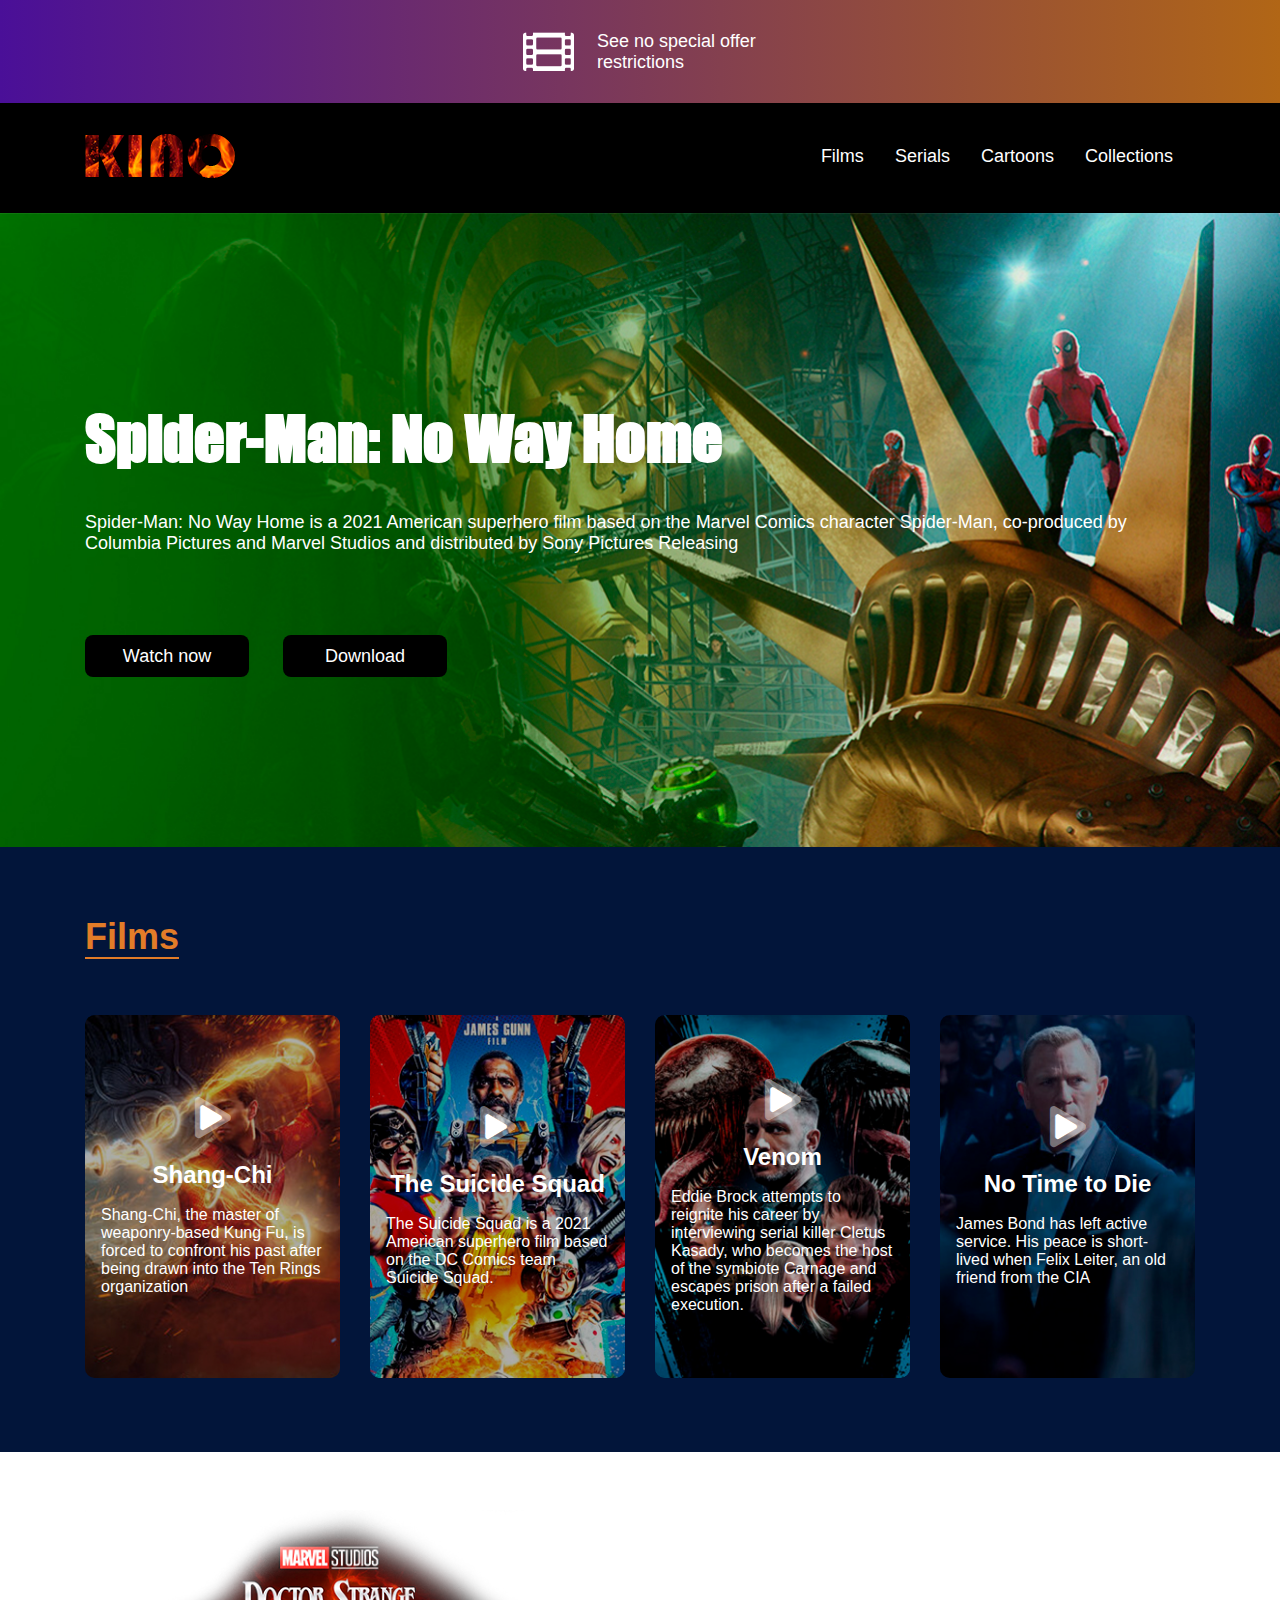
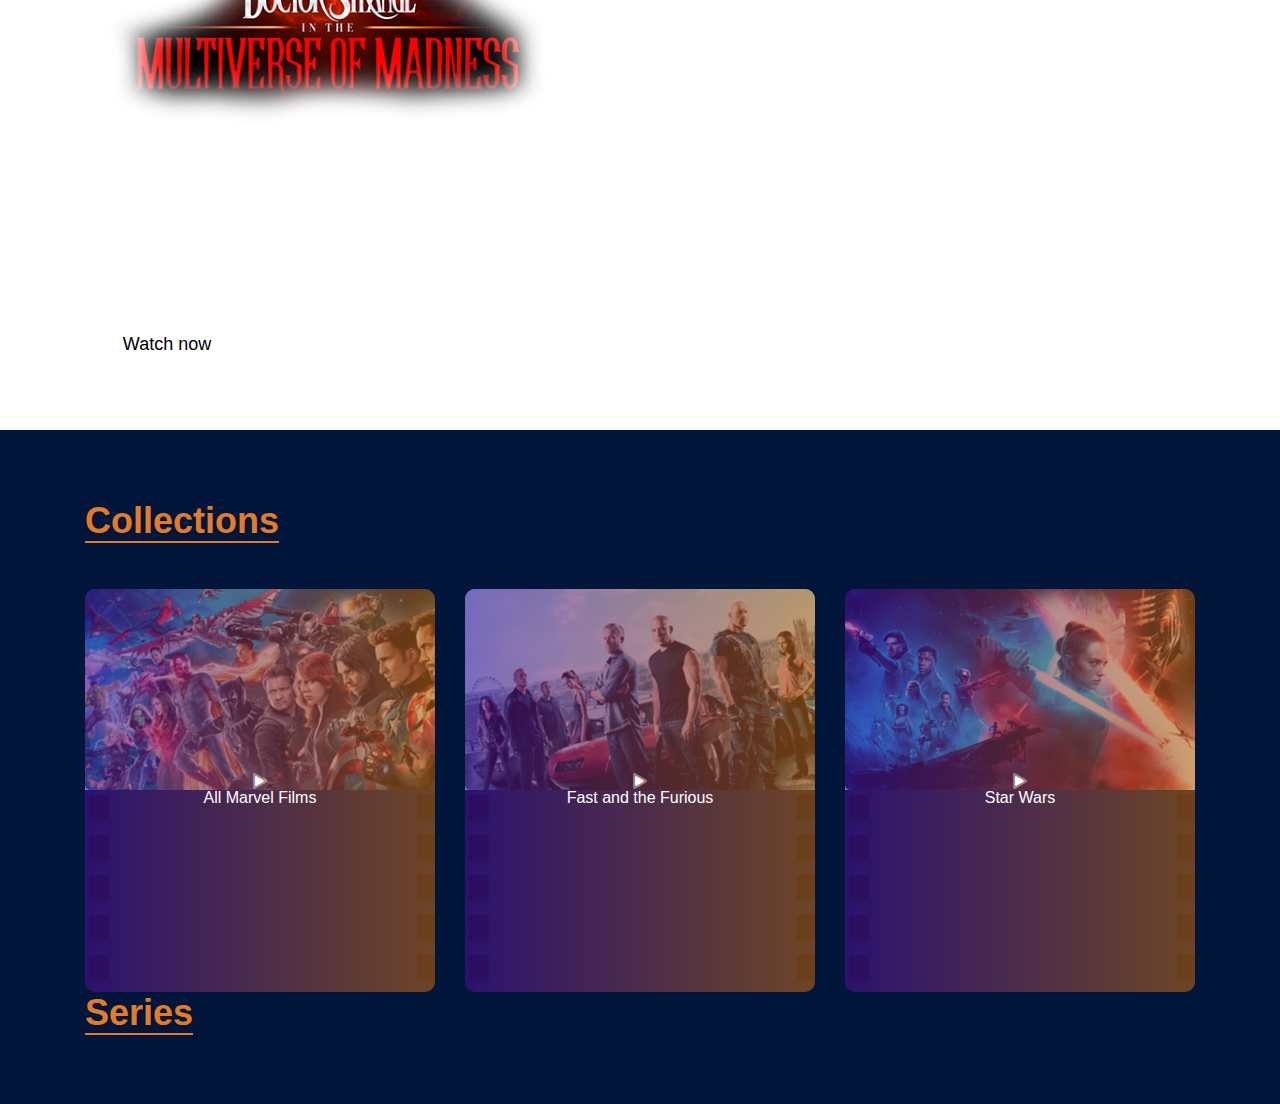
<file: index.html>
<!DOCTYPE html>
<html lang="en">

<head>
    <meta charset="UTF-8">
    <meta name="viewport" content="width=device-width, initial-scale=1.0">
    <meta http-equiv="X-UA-Compatible" content="ie=edge">
    <title>Document</title>
    <link rel="stylesheet" href="css/all.css">
    <link rel="stylesheet" href="css/font.css">
    <link rel="stylesheet" href="css/style.css">
    <link rel="stylesheet" href="css/media.css">

</head>

<body>

    <header>
        <div class="poster">
            <i class="far fa-film"></i>
            <p>See no special offer
                restrictions</p>
        </div>

        <div class="menu">
            <div class="container">
                <nav>
                    <a class="logo" href=""><img src="img/logo.png" alt=""></a>

                    <ul>
                        <li><a href="">Films</a></li>
                        <li><a href="">Serials</a></li>
                        <li><a href="">Cartoons</a></li>
                        <li><a href="">Collections</a></li>
                    </ul>
                </nav>
            </div>
        </div>

        <div class="text">
            <div class="container">
                <div class="text-block">
                    <h1>Spider-Man: No Way Home</h1>
                    <p>Spider-Man: No Way Home is a 2021 American superhero film based on
                        the Marvel Comics character Spider-Man, co-produced by Columbia
                        Pictures and Marvel Studios and distributed by Sony Pictures Releasing</p>
                    <div class="btn">

                        <a href="vid/Доктор Стрэндж.mp4">Watch now</a>

                        <a href="vid/Доктор Стрэндж.zip">Download</a>
                    </div>
                </div>
            </div>
        </div>

    </header>

    <section class="film">
        <div class="container">
            <h2 class="title">Films</h2>
            <div class="film-block">
                <a class="box" href="vid/Доктор Стрэндж.mp4">

                    <img src="img/films-1.jpg" alt="">

                    <div class="box-text">
                        <i class="fad fa-play"></i>
                        <h3>Shang-Chi </h3>
                        <p>Shang-Chi, the master of
                            weaponry-based Kung Fu, is
                            forced to confront his past after
                            being drawn into the Ten Rings
                            organization</p>
                    </div>
                </a>
                <a class="box" href="vid/Доктор Стрэндж.mp4">

                    <img src="img/films-2.jpg" alt="">

                    <div class="box-text">
                        <i class="fad fa-play"></i>
                        <h3>The Suicide Squad</h3>
                        <p>The Suicide Squad is a 2021
                            American superhero film based
                            on the DC Comics team
                            Suicide Squad.</p>
                    </div>
                </a>

                <a class="box" href="vid/Доктор Стрэндж.mp4">

                    <img src="img/films-3.jpg" alt="">

                    <div class="box-text">
                        <i class="fad fa-play"></i>
                        <h3>Venom </h3>
                        <p>Eddie Brock attempts to reignite
                            his career by interviewing serial
                            killer Cletus Kasady, who
                            becomes the host of the
                            symbiote Carnage and escapes
                            prison after a failed execution.</p>
                    </div>
                </a>

                <a class="box" href="vid/Доктор Стрэндж.mp4">

                    <img src="img/films-4.jpg" alt="">

                    <div class="box-text">
                        <i class="fad fa-play"></i>
                        <h3>No Time to Die</h3>
                        <p>James Bond has left active
                            service. His peace is short-lived
                            when Felix Leiter, an old friend
                            from the CIA</p>
                    </div>
                </a>

            </div>
        </div>
    </section>

    <main class="fon-img">
        <div class="container">
            <img src="img/element.png" alt="">

            <p>Doctor Strange in the Multiverse of Madness is an upcoming American superhero
                Film based on the Marvel Comics character Doctor Strange. Produced by Marvel
                Studios and distributed by Walt Disney Studios Motion Pictures, it is intended to be
                the sequel to Doctor Strange (2016) and the 28th film of the Marvel Cinematic
                Universe (MCU).</p>

            <a href="vid/Доктор Стрэндж.mp4">Watch now</a>
        </div>
    </main>

    <section class="collections">
        <div class="container">
            <h2 class="title">Collections</h2>

            <div class="block">

                <div class="box">
                    <img src="img/collection_1.jpg" alt="">
                    <img src="img/lenta.png" alt="">
                    <div class="text">
                        <i class="fad fa-play"></i>
                        <p>All Marvel Films</p>
                    </div>
                </div>
                <div class="box">
                    <img src="img/collection_2.jpg" alt="">
                    <img src="img/lenta.png" alt="">
                    <div class="text">
                        <i class="fad fa-play"></i>
                        <p>Fast and the Furious</p>
                    </div>
                </div>

                        <div class="box">
                            <img src="img/collection_3.jpg" alt="">
                            <img src="img/lenta.png" alt="">
                            <div class="text">
                                <i class="fad fa-play"></i>
                                <p>Star Wars</p>
                            </div>
                        </div>

                    </div>
                    <h2 class="title">Series</h2>

                </div>
    </section>
    
    <section>
        <div class="container">
            
        </div>
    </section>

</body>

</html>
</file>
<file: css/font.css>
@font-face{
    font-family: 'arial';
    src: url(../fonts/arial.ttf);
}

@font-face{
    font-family: 'impact';
    src: url(../fonts/impact.ttf);
}
</file>
<file: css/style.css>
*{
    margin: 0;
    padding: 0;
    list-style: none;
    text-decoration: none;
    box-sizing: border-box;
}

:root{
    --a: 'arial';
    --i: 'impact';
}

p,h1,h2,h3,h4,h5,h6,a,li,ul{
    text-decoration: none;
    margin: 0;
    padding: 0;
    list-style: none;
}

body{
    font-family: var(--a);
    min-width: 530px;
}

.title{
    font-size: 36px;
    color: #e27c28;
    border-bottom: 2px solid #e27c28;
    display: inline
}

.container{
    max-width: 1140px;
    width: 100%;
    margin: auto;
    padding: 0px 15px;
}


/* HEADER START */
/* ***************************************************************************************************** */


header .poster{
    background: linear-gradient(to right, #4a0f98, #b16616);
    padding: 26px 0px;
    display: flex;
    align-items: center;
    color: white;
    justify-content: center;
}


header .poster i{
    font-size: 51px;
    
}
header .poster p{
    font-size: 18px;
    margin-left: 23px;
    width: 160px;
}

header .menu {
    background: black;
    
}
header .menu nav{
    justify-content: space-between;
    align-items: center;
    display: flex;
  
} 

header .menu nav ul {
    display: flex;
}

header .menu nav ul a{
    color: white;
    padding: 43px 22px 43px 9px;
    font-size: 18px;
    border-bottom: 3px solid transparent;
    display: flex;
    transition: 1s;
}

header .menu nav ul a:hover{
    background: black;
    color: #e27c28;
    border-bottom: 3px solid #e27c28;
    
}

header .text{
    background: url(../img/header-fon.jpg) no-repeat center/cover;
    padding-top: 187px;
    padding-bottom: 170px;
}

header .text h1{
    font-size: 60px;
    color: white;
    font-family: var(--i);
}
header .text p{
    font-size: 18px;
    color: white;
    margin-top: 37px;
    color: #fff;
    font-size: 18px;
    width: 100%;
}

header .text .btn {
    display: flex;
    max-width: 362px;
    width: 100%;
    margin-top: 81px;
    justify-content: space-between;
}

header .text .btn a{
    color: white;
    background: black;
    width: 164px;
    height: 42px;
    display: flex;
    justify-content: center;
    align-items: center;
    font-size: 18px;
    color: #fff;
    border-radius: 8px;
    transition: 0.5s;
}

header .text .btn a:hover{
    background: white;
    color:black;
    
}

/* *************************************************************************************************** */
/* FILMS START */

.film{
    background: #02153a;
    padding-top: 69px;
    padding-bottom: 74px;
    
}


.film .film-block .box{
    
    position: relative;
    display: flex;
    overflow: hidden;
    border-radius: 10px;
    
}

.film .film-block .box img{
    width: 100%;
    height: 100%;
    object-fit: cover;
    transform: scale(1);
    transition: 0.5s;
}
.film .film-block .box:hover img{
    transform: scale(1.5);
}

.film .film-block .box .box-text{
    position: absolute;
    top: 0;
    left: 0;
    width: 100%;
    height: 100%;
    display: flex;
    justify-content: center;
    align-items: center;
    flex-direction: column;
    color: white;
    background: #00000052;
    padding: 16px;
    
} 

.film .film-block .box .box-text i{
    font-size: 41px;
}

.film .film-block .box .box-text h3{
    font-size: 24px;
    margin-top: 23px;
    margin-bottom: 17px;
}

.film .film-block{
    margin-top: 57px;
    display: grid;
    grid-template-columns: 1fr 1fr 1fr 1fr;
    gap: 30px;
}

/* ********************************************************************************************************************************************** */
/* FON-IMG */

.fon-img{
    background: url(../img/section-fon.jpg) no-repeat center/cover;
    background-attachment: fixed;
    padding-top: 58px;
    padding-bottom: 61px;
}

.fon-img img{
    max-width: 478px;
    width: 100%;
    
}

.fon-img p{
   
    color:white;
    max-width: 539px;
    width: 100%;
    font-size: 18px;
}

.fon-img a{
    display: flex;
    color:black;
    background: white;
    border-bottom: 3px solid transparent;
    justify-content: center;
    align-items: center;
    padding: 15px 34px 15px 34px;
    width: 164px;
    height: 46px;
    font-size: 18px;
    transition: 1s;
    margin-top: 50px;
    border-radius: 8px;
}

.fon-img a:hover{
    
    color: white;
    background: #000;
}






.collections{
    padding: 70px 0px;
    background: #02153a;
}

.collections .block{
    margin-top: 47px;
    display: grid;
    grid-template-columns: 1fr 1fr 1fr;
    gap: 30px;
}

.collections .block .box{
    position: relative;
    border-radius: 10px;
    overflow: hidden;
}

.collections .block .box .text{
    position: absolute;
    top: 0;
    left: 0;
    display: flex;
    flex-direction: column;
    justify-content: center;
    align-items: center;
    width: 100%;
    height: 100%;
    color: white;
    background: linear-gradient(to right, #4a109793, #b064189d);

}
</file>
<file: css/media.css>
@media (max-width: 992px ){
    .film .film-block {
        grid-template-columns: 1fr 1fr;
    }
    
}
@media (max-width: 580px) {
    header .poster{
        padding: 10px 0px;
        
    }
    
    header .poster i {
        font-size: 25px;
    }
    
    header .poster p{
        font-size: 12px;
        
    }
    
    header .menu nav{
        flex-direction: column;
        padding-top: 12px;
    }
    
    header .text h1{
        font-size: 50px
    }
    
    header .text{
        padding: 50px;
    }
    
    header .text p{
        font-size: 14px;
    }
    
    header .text .btn{
        flex-direction: column;
        width: 100%;
    }
    
    header .text .btn a{
        width: 100%;
        margin-bottom: 9px;
    }
    
}

@media (max-width: 500px){
    .film .film-block{
        grid-template-columns: 1fr;
    }
}
</file>
